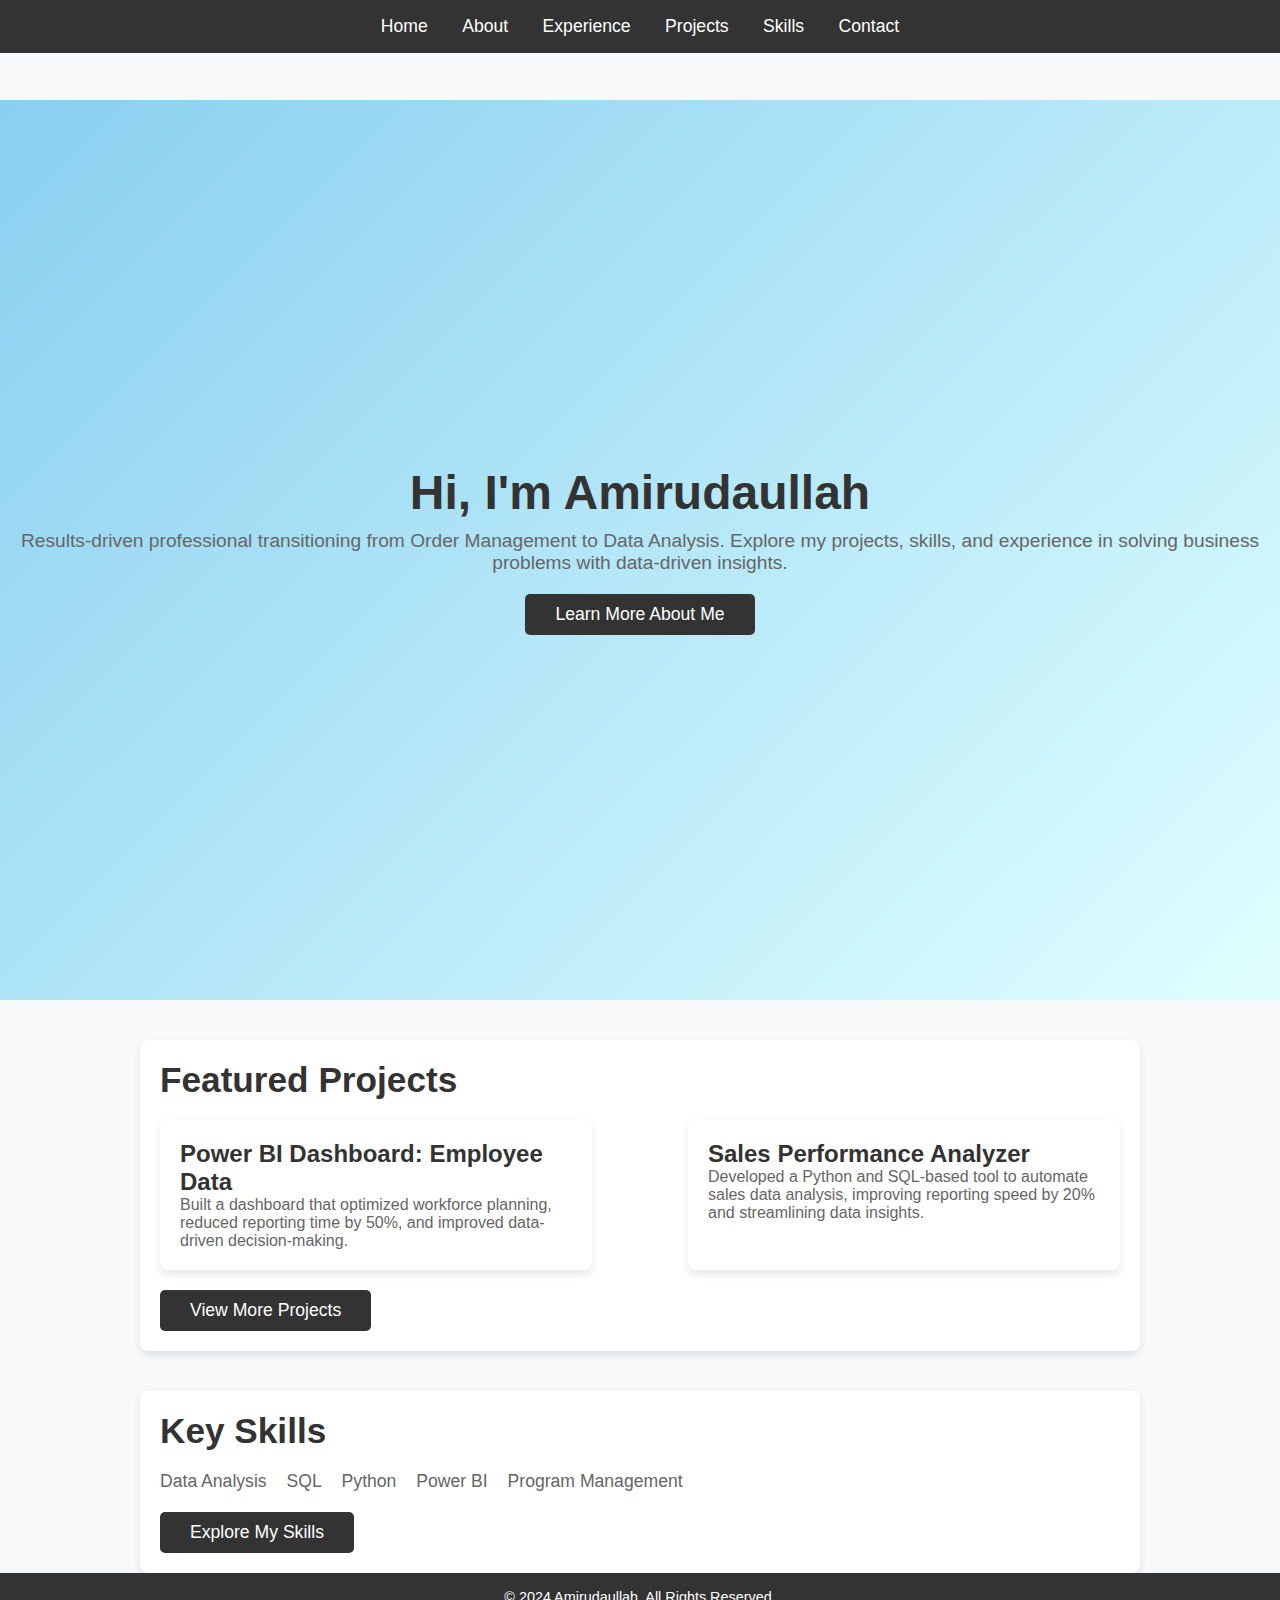
<file: index.html>
<!DOCTYPE html>
<html lang="en">
<head>
    <meta charset="UTF-8">
    <meta name="viewport" content="width=device-width, initial-scale=1.0">
    <title>Amirudaullah | Portfolio</title>
    <link rel="stylesheet" href="styles.css">
</head>
<body>
    <!-- Header and Navbar -->
    <header>
        <nav>
            <a href="index.html">Home</a>
            <a href="about.html">About</a>
            <a href="experience.html">Experience</a>
            <a href="projects.html">Projects</a>
            <a href="skills.html">Skills</a>
            <a href="contact.html">Contact</a>
        </nav>
    </header>

    <!-- Main Content -->
    <main>
        <!-- Hero Section -->
        <section class="hero">
            <div class="hero-content">
                <h1>Hi, I'm Amirudaullah</h1>
                <p>Results-driven professional transitioning from Order Management to Data Analysis. Explore my projects, skills, and experience in solving business problems with data-driven insights.</p>
                <a href="about.html" class="cta">Learn More About Me</a>
            </div>
        </section>

        <!-- Featured Projects Section -->
        <section class="featured-projects">
            <div class="container">
                <h2>Featured Projects</h2>
                <div class="project-list">
                    <div class="project-item">
                        <h3>Power BI Dashboard: Employee Data</h3>
                        <p>Built a dashboard that optimized workforce planning, reduced reporting time by 50%, and improved data-driven decision-making.</p>
                    </div>
                    <div class="project-item">
                        <h3>Sales Performance Analyzer</h3>
                        <p>Developed a Python and SQL-based tool to automate sales data analysis, improving reporting speed by 20% and streamlining data insights.</p>
                    </div>
                </div>
                <a href="projects.html" class="cta">View More Projects</a>
            </div>
        </section>

        <!-- Skills Summary -->
        <section class="skills-summary">
            <div class="container">
                <h2>Key Skills</h2>
                <ul class="skills-list">
                    <li>Data Analysis</li>
                    <li>SQL</li>
                    <li>Python</li>
                    <li>Power BI</li>
                    <li>Program Management</li>
                </ul>
                <a href="skills.html" class="cta">Explore My Skills</a>
            </div>
        </section>
    </main>

    <!-- Footer -->
    <footer>
        <p>&copy; 2024 Amirudaullah. All Rights Reserved.</p>
    </footer>
</body>
</html>
</file>
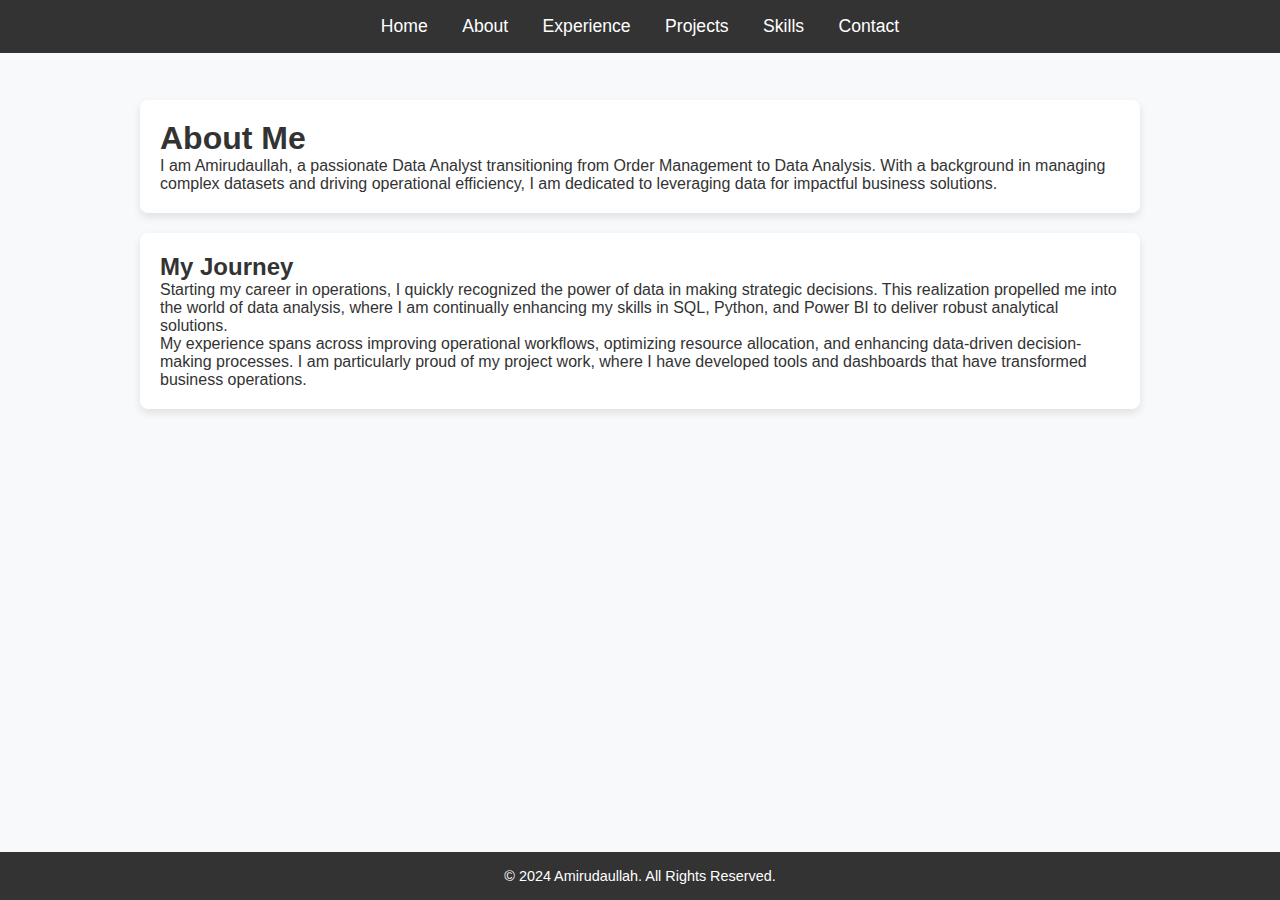
<file: about.html>
<!DOCTYPE html>
<html lang="en">
<head>
    <meta charset="UTF-8">
    <meta name="viewport" content="width=device-width, initial-scale=1.0">
    <title>Amirudaullah | About</title>
    <link rel="stylesheet" href="styles.css">
</head>
<body>
    <!-- Header and Navbar -->
    <header>
        <nav>
            <a href="index.html">Home</a>
            <a href="about.html">About</a>
            <a href="experience.html">Experience</a>
            <a href="projects.html">Projects</a>
            <a href="skills.html">Skills</a>
            <a href="contact.html">Contact</a>
        </nav>
    </header>

    <!-- Main Content -->
    <main>
        <section class="about-section">
            <div class="container">
                <h1>About Me</h1>
                <p>I am Amirudaullah, a passionate Data Analyst transitioning from Order Management to Data Analysis. With a background in managing complex datasets and driving operational efficiency, I am dedicated to leveraging data for impactful business solutions.</p>
            </div>
        </section>
        <section class="journey-section">
            <div class="container">
                <h2>My Journey</h2>
                <p>Starting my career in operations, I quickly recognized the power of data in making strategic decisions. This realization propelled me into the world of data analysis, where I am continually enhancing my skills in SQL, Python, and Power BI to deliver robust analytical solutions.</p>
                <p>My experience spans across improving operational workflows, optimizing resource allocation, and enhancing data-driven decision-making processes. I am particularly proud of my project work, where I have developed tools and dashboards that have transformed business operations.</p>
            </div>
        </section>
    </main>

    <!-- Footer -->
    <footer>
        <p>&copy; 2024 Amirudaullah. All Rights Reserved.</p>
    </footer>
</body>
</html>
</file>
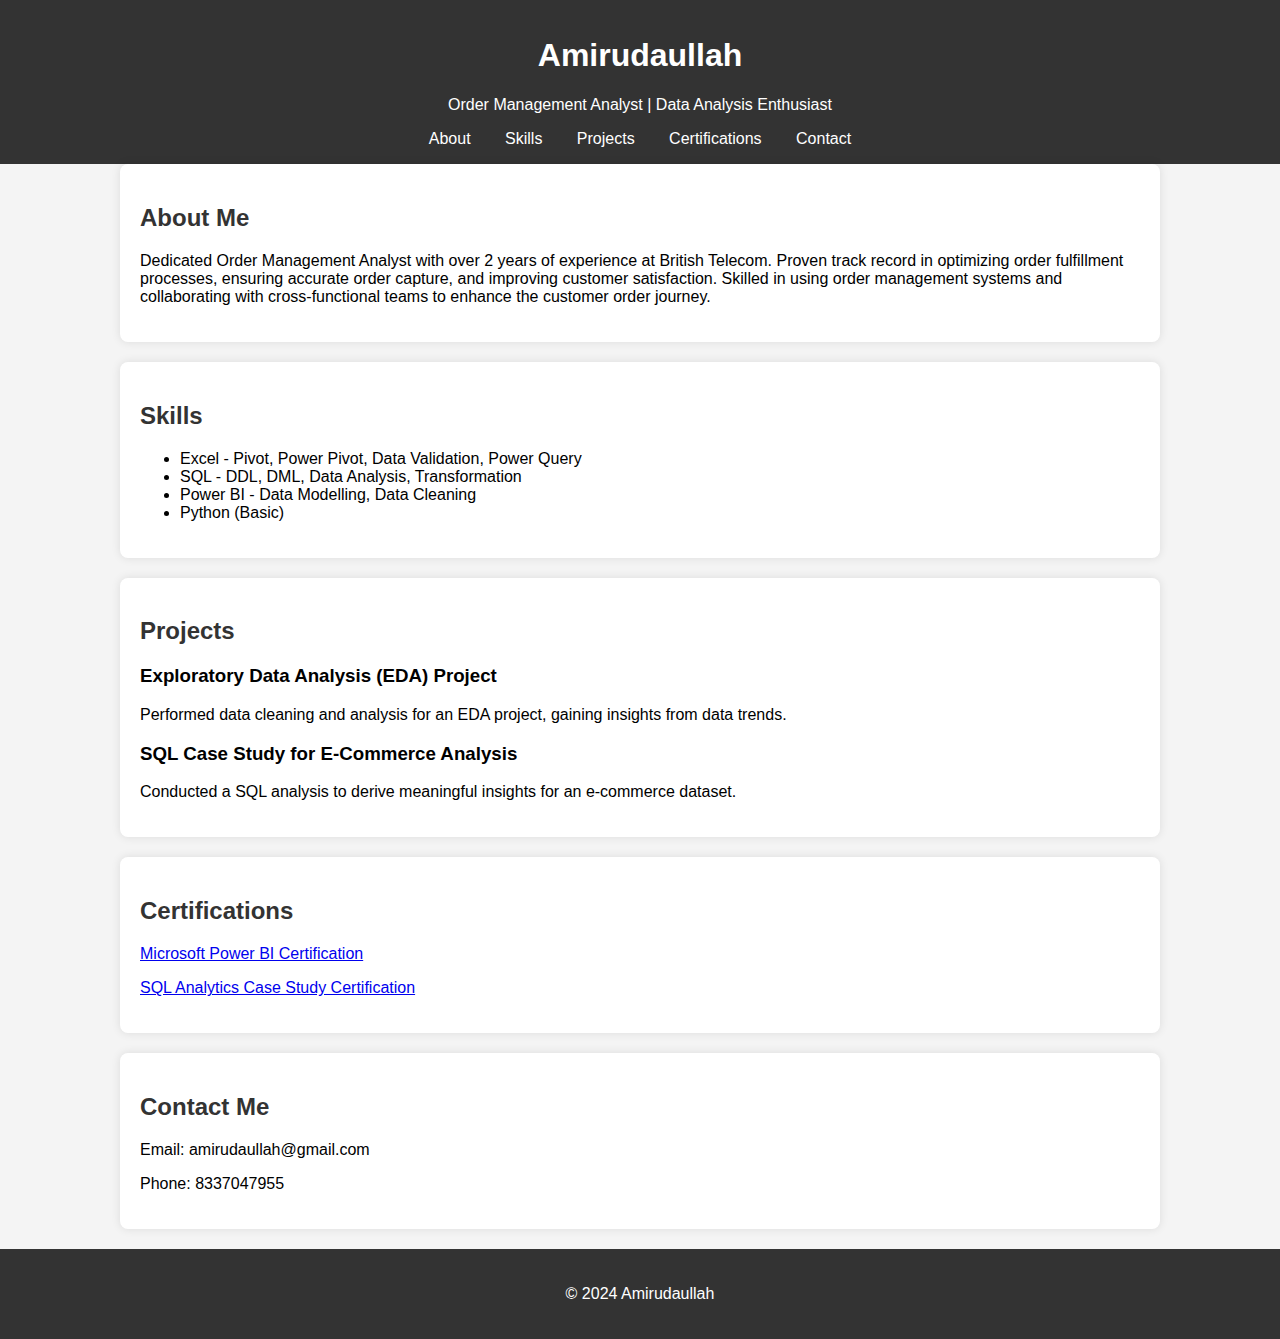
<file: amirudaullah_portfolio.html>
<!DOCTYPE html>
<html lang="en">
<head>
    <meta charset="UTF-8">
    <meta name="viewport" content="width=device-width, initial-scale=1.0">
    <title>Amirudaullah's Portfolio</title>
    <style>
        body {
            font-family: Arial, sans-serif;
            margin: 0;
            padding: 0;
            background-color: #f4f4f4;
        }
        header {
            background-color: #333;
            color: #fff;
            text-align: center;
            padding: 1em 0;
        }
        nav a {
            margin: 0 15px;
            color: #fff;
            text-decoration: none;
        }
        section {
            padding: 20px;
            max-width: 1000px;
            margin: auto;
            background-color: #fff;
            margin-bottom: 20px;
            border-radius: 8px;
            box-shadow: 0 0 10px rgba(0, 0, 0, 0.1);
        }
        h2 {
            color: #333;
        }
        .project, .certification {
            margin-bottom: 10px;
        }
        footer {
            text-align: center;
            padding: 20px;
            background-color: #333;
            color: #fff;
        }
    </style>
</head>
<body>
    <header>
        <h1>Amirudaullah</h1>
        <p>Order Management Analyst | Data Analysis Enthusiast</p>
        <nav>
            <a href="#about">About</a>
            <a href="#skills">Skills</a>
            <a href="#projects">Projects</a>
            <a href="#certifications">Certifications</a>
            <a href="#contact">Contact</a>
        </nav>
    </header>

    <section id="about">
        <h2>About Me</h2>
        <p>Dedicated Order Management Analyst with over 2 years of experience at British Telecom. Proven track record in optimizing order fulfillment processes, ensuring accurate order capture, and improving customer satisfaction. Skilled in using order management systems and collaborating with cross-functional teams to enhance the customer order journey.</p>
    </section>

    <section id="skills">
        <h2>Skills</h2>
        <ul>
            <li>Excel - Pivot, Power Pivot, Data Validation, Power Query</li>
            <li>SQL - DDL, DML, Data Analysis, Transformation</li>
            <li>Power BI - Data Modelling, Data Cleaning</li>
            <li>Python (Basic)</li>
        </ul>
    </section>

    <section id="projects">
        <h2>Projects</h2>
        <div class="project">
            <h3>Exploratory Data Analysis (EDA) Project</h3>
            <p>Performed data cleaning and analysis for an EDA project, gaining insights from data trends.</p>
        </div>
        <div class="project">
            <h3>SQL Case Study for E-Commerce Analysis</h3>
            <p>Conducted a SQL analysis to derive meaningful insights for an e-commerce dataset.</p>
        </div>
    </section>

    <section id="certifications">
        <h2>Certifications</h2>
        <div class="certification">
            <p><a href="https://tinyurl.com/yc856bt2">Microsoft Power BI Certification</a></p>
        </div>
        <div class="certification">
            <p><a href="https://tinyurl.com/269re9ev">SQL Analytics Case Study Certification</a></p>
        </div>
    </section>

    <section id="contact">
        <h2>Contact Me</h2>
        <p>Email: amirudaullah@gmail.com</p>
        <p>Phone: 8337047955</p>
    </section>

    <footer>
        <p>&copy; 2024 Amirudaullah</p>
    </footer>
</body>
</html>
</file>
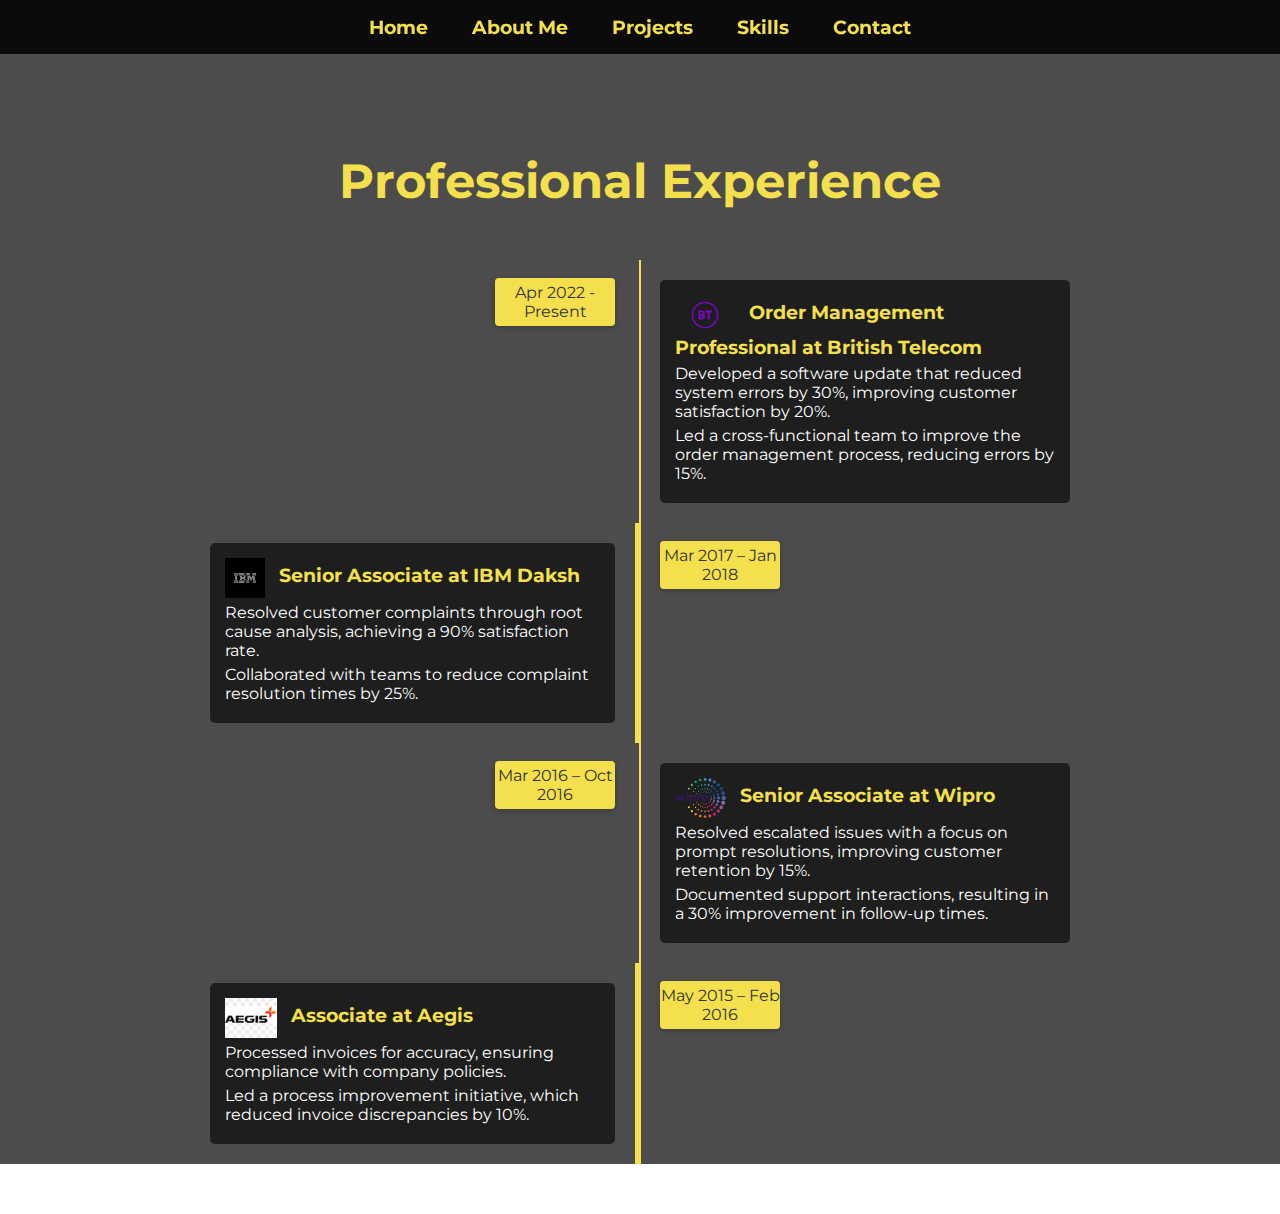
<file: experience.html>
<!DOCTYPE html>
<html lang="en">
<head>
    <meta charset="UTF-8">
    <meta name="viewport" content="width=device-width, initial-scale=1.0">
    <title>Professional Experience - Amirudaullah</title>
    <!-- Google Fonts for modern look -->
    <link href="https://fonts.googleapis.com/css2?family=Montserrat:wght@400;700&display=swap" rel="stylesheet">
    <style>
        body {
            margin: 0;
            padding: 0;
            font-family: 'Montserrat', sans-serif; /* Clean, professional font */
            background-image: url('https://images.unsplash.com/photo-1579546929518-9e396f3cc809?ixlib=rb-1.2.1&auto=format&fit=crop&w=1350&q=80'); 
            background-size: cover;
            background-position: center;
            background-attachment: fixed;
            color: #fff;
            min-height: 100vh;
            position: relative;
        }

        /* Dark gradient overlay */
        body::before {
            content: '';
            position: absolute;
            top: 0;
            left: 0;
            width: 100%;
            height: 100%;
            background: rgba(0, 0, 0, 0.7); /* Dark overlay */
            z-index: 0;
        }

        /* Navigation Bar */
        nav {
            background-color: rgba(0, 0, 0, 0.85); /* Semi-transparent background */
            padding: 15px 0;
            position: fixed;
            width: 100%;
            top: 0;
            z-index: 10;
            text-align: center;
        }

        nav a {
            color: #f4e04d; /* Gold color to stand out */
            text-decoration: none;
            margin: 0 20px;
            font-size: 1.2em;
            font-weight: 700;
            transition: color 0.3s ease;
        }

        nav a:hover {
            color: #fff; /* White on hover */
        }

        .container {
            width: 80%;
            margin: 0 auto;
            position: relative;
            padding-top: 120px;
        }

        h1 {
            text-align: center;
            font-size: 3em;
            color: #f4e04d;
            margin-bottom: 20px;
        }

        /* Timeline styling */
        .timeline {
            position: relative;
            max-width: 900px;
            margin: 50px auto;
        }

        .timeline::after {
            content: '';
            position: absolute;
            width: 2px;
            background-color: #f4e04d; /* Bright color for contrast */
            top: 0;
            bottom: 0;
            left: 50%;
            transform: translateX(-50%);
        }

        .timeline-item {
            padding: 20px;
            position: relative;
            width: 50%;
            box-sizing: border-box;
        }

        /* Styling for left and right items */
        .timeline-item-left {
            left: 0;
            border-right: 5px solid #f4e04d;
        }

        .timeline-item-right {
            left: 50%;
        }

        .timeline-date {
            position: absolute;
            width: 120px;
            color: #333;
            background: #f4e04d;
            padding: 5px 0;
            text-align: center;
            top: 18px;
            font-size: 1em;
            border-radius: 4px;
            box-shadow: 0 2px 5px rgba(0,0,0,0.2);
        }

        .timeline-item-left .timeline-date {
            right: -145px;
        }

        .timeline-item-right .timeline-date {
            left: -145px;
        }

        .experience-content {
            background: rgba(0, 0, 0, 0.6);
            padding: 15px;
            border-radius: 5px;
            position: relative;
            z-index: 1;
        }

        .role-company {
            font-size: 1.2em;
            font-weight: bold;
            margin-bottom: 10px;
            color: #f4e04d; /* Gold color to pop against dark backgrounds */
        }

        .company-logo {
            height: 40px;
            vertical-align: middle;
            margin-right: 10px;
        }

        p {
            margin: 5px 0;
            color: #fff; /* Light font color for readability */
        }

        @media (max-width: 768px) {
            .timeline-item {
                width: 100%;
                left: 0;
            }

            .timeline-item-left .timeline-date,
            .timeline-item-right .timeline-date {
                right: 50%;
                left: auto;
                transform: translateX(50%);
            }
        }
    </style>
</head>
<body>
    <!-- Navigation bar -->
    <nav>
        <a href="index.html">Home</a>
        <a href="about.html">About Me</a>
        <a href="projects.html">Projects</a>
        <a href="skills.html">Skills</a>
        <a href="contact.html">Contact</a>
    </nav>

    <div class="container">
        <h1>Professional Experience</h1>
        <div class="timeline">
            <!-- British Telecom Experience -->
            <div class="timeline-item timeline-item-right">
                <div class="timeline-date">Apr 2022 - Present</div>
                <div class="experience-content">
                    <img src="bt-logo.png" alt="BT Logo" class="company-logo">
                    <span class="role-company">Order Management Professional at British Telecom</span>
                    <p>Developed a software update that reduced system errors by 30%, improving customer satisfaction by 20%.</p>
                    <p>Led a cross-functional team to improve the order management process, reducing errors by 15%.</p>
                </div>
            </div>
            <!-- IBM Daksh Experience -->
            <div class="timeline-item timeline-item-left">
                <div class="timeline-date">Mar 2017 – Jan 2018</div>
                <div class="experience-content">
                    <img src="ibm-logo.svg" alt="IBM Logo" class="company-logo">
                    <span class="role-company">Senior Associate at IBM Daksh</span>
                    <p>Resolved customer complaints through root cause analysis, achieving a 90% satisfaction rate.</p>
                    <p>Collaborated with teams to reduce complaint resolution times by 25%.</p>
                </div>
            </div>
            <!-- Wipro Experience -->
            <div class="timeline-item timeline-item-right">
                <div class="timeline-date">Mar 2016 – Oct 2016</div>
                <div class="experience-content">
                    <img src="wipro-logo.svg" alt="Wipro Logo" class="company-logo">
                    <span class="role-company">Senior Associate at Wipro</span>
                    <p>Resolved escalated issues with a focus on prompt resolutions, improving customer retention by 15%.</p>
                    <p>Documented support interactions, resulting in a 30% improvement in follow-up times.</p>
                </div>
            </div>
            <!-- Aegis Experience -->
            <div class="timeline-item timeline-item-left">
                <div class="timeline-date">May 2015 – Feb 2016</div>
                <div class="experience-content">
                    <img src="aegis-logo.png" alt="Aegis Logo" class="company-logo">
                    <span class="role-company">Associate at Aegis</span>
                    <p>Processed invoices for accuracy, ensuring compliance with company policies.</p>
                    <p>Led a process improvement initiative, which reduced invoice discrepancies by 10%.</p>
                </div>
            </div>
        </div>
    </div>
</body>
</html>
</file>
<file: styles.css>
/* Basic resets */
* {
    margin: 0;
    padding: 0;
    box-sizing: border-box;
}

body {
    font-family: 'Roboto', sans-serif;
    background: linear-gradient(135deg, #89CFF0, #E0FFFF); /* Light blue gradient background */
    color: #333;
    display: flex;
    flex-direction: column;
    min-height: 100vh;
}

header {
    background-color: #333;
    padding: 1rem 0;
    text-align: center;
    position: fixed;
    width: 100%;
    top: 0;
    z-index: 100;
}

nav {
    display: inline-block;
}

nav a {
    color: white;
    text-decoration: none;
    margin: 0 15px;
    font-size: 1.1em;
    font-weight: 500;
}

nav a:hover {
    text-decoration: underline;
}

main {
    flex: 1;
    padding-top: 80px; /* Adjusted for fixed header */
    background-color: #f7f9fa; /* Light background for content contrast */
}

.container {
    max-width: 1000px;
    margin: 0 auto;
    padding: 20px;
    background-color: #fff;
    box-shadow: 0 4px 8px rgba(0, 0, 0, 0.1);
    border-radius: 8px;
}

/* Hero Section */
.hero {
    background: linear-gradient(135deg, #89CFF0, #E0FFFF); /* Light blue gradient */
    height: 100vh;
    display: flex;
    justify-content: center;
    align-items: center;
}

.hero-content {
    text-align: center;
}

.hero-content h1 {
    font-size: 3em;
    color: #333;
}

.hero-content p {
    font-size: 1.2em;
    margin-top: 10px;
    color: #666;
}

/* CTA Button */
.cta {
    display: inline-block;
    margin-top: 20px;
    padding: 10px 30px;
    background-color: #333;
    color: white;
    font-size: 1.1em;
    text-decoration: none;
    border-radius: 5px;
    transition: background-color 0.3s ease;
}

.cta:hover {
    background-color: #555;
}
.about-section, .journey-section {
    margin-bottom: 20px;
}

.container {
    width: 90%; /* Adjust width as needed */
    margin: 0 auto; /* Centers the container */
    padding: 20px; /* Adds padding inside the container */
    text-align: left; /* Aligns text to the left */
}

main {
    padding-top: 100px; /* Adds space on top to avoid overlapping with the fixed header */
}

/* Featured Projects Section */
.featured-projects {
    text-align: center;
    margin-top: 40px;
}

.featured-projects h2 {
    font-size: 2.2em;
    margin-bottom: 20px;
}

.project-list {
    display: flex;
    justify-content: space-between;
    gap: 30px;
}

.project-item {
    background-color: #fff;
    padding: 20px;
    border-radius: 8px;
    box-shadow: 0 4px 8px rgba(0, 0, 0, 0.1);
    width: 45%;
}

.project-item h3 {
    font-size: 1.5em;
    color: #333;
}

.project-item p {
    font-size: 1em;
    color: #666;
}

/* Skills Summary */
.skills-summary {
    text-align: center;
    margin-top: 40px;
}

.skills-summary h2 {
    font-size: 2.2em;
    margin-bottom: 20px;
}

.skills-list {
    font-size: 1.1em;
    color: #666;
    list-style-type: none;
}

.skills-list li {
    display: inline;
    margin-right: 15px;
}

/* Footer */
footer {
    background-color: #333;
    color: white;
    padding: 1rem;
    text-align: center;
    font-size: 0.9em;
}

/* Responsive Design */
@media (max-width: 768px) {
    .hero-content h1 {
        font-size: 2.5em;
    }

    .hero-content p {
        font-size: 1em;
    }

    nav a {
        font-size: 1em;
        margin: 0 10px;
    }

    .project-list {
        flex-direction: column;
    }

    .project-item {
        width: 100%;
    }
}
</file>
